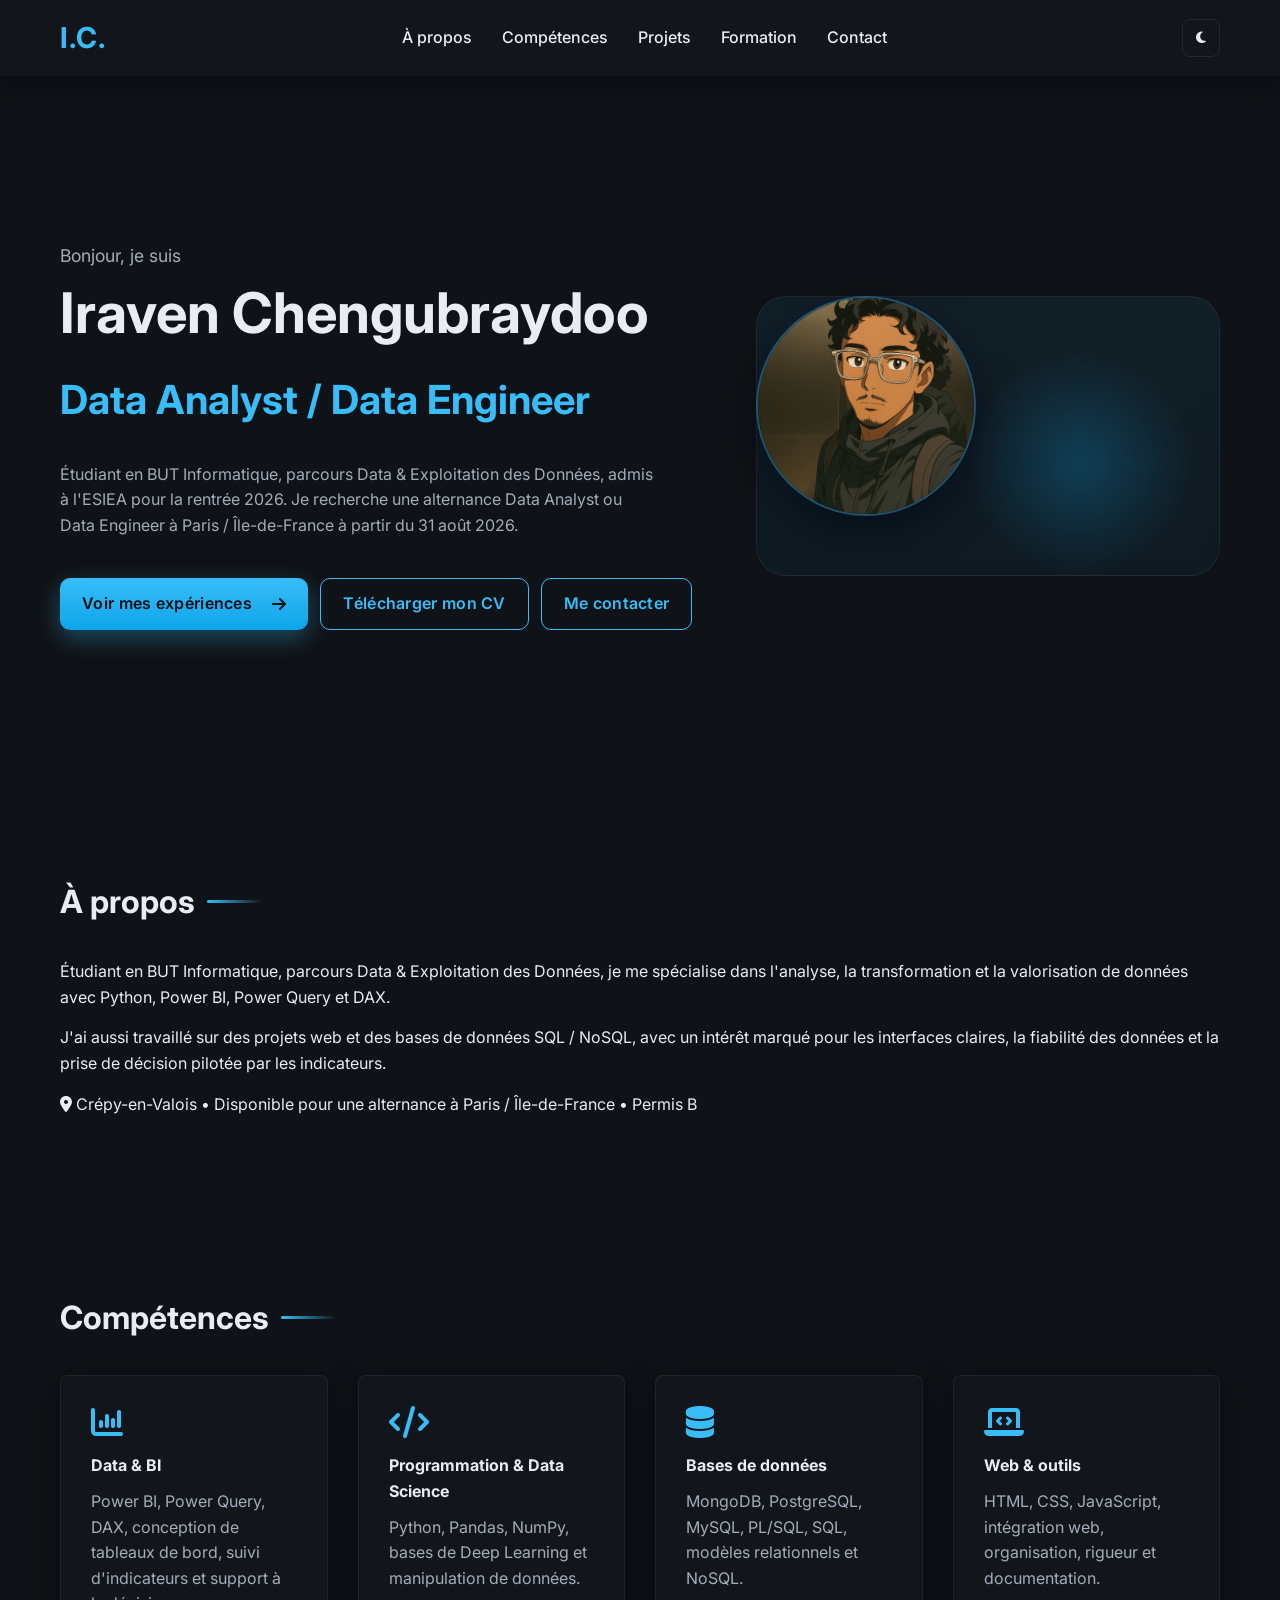
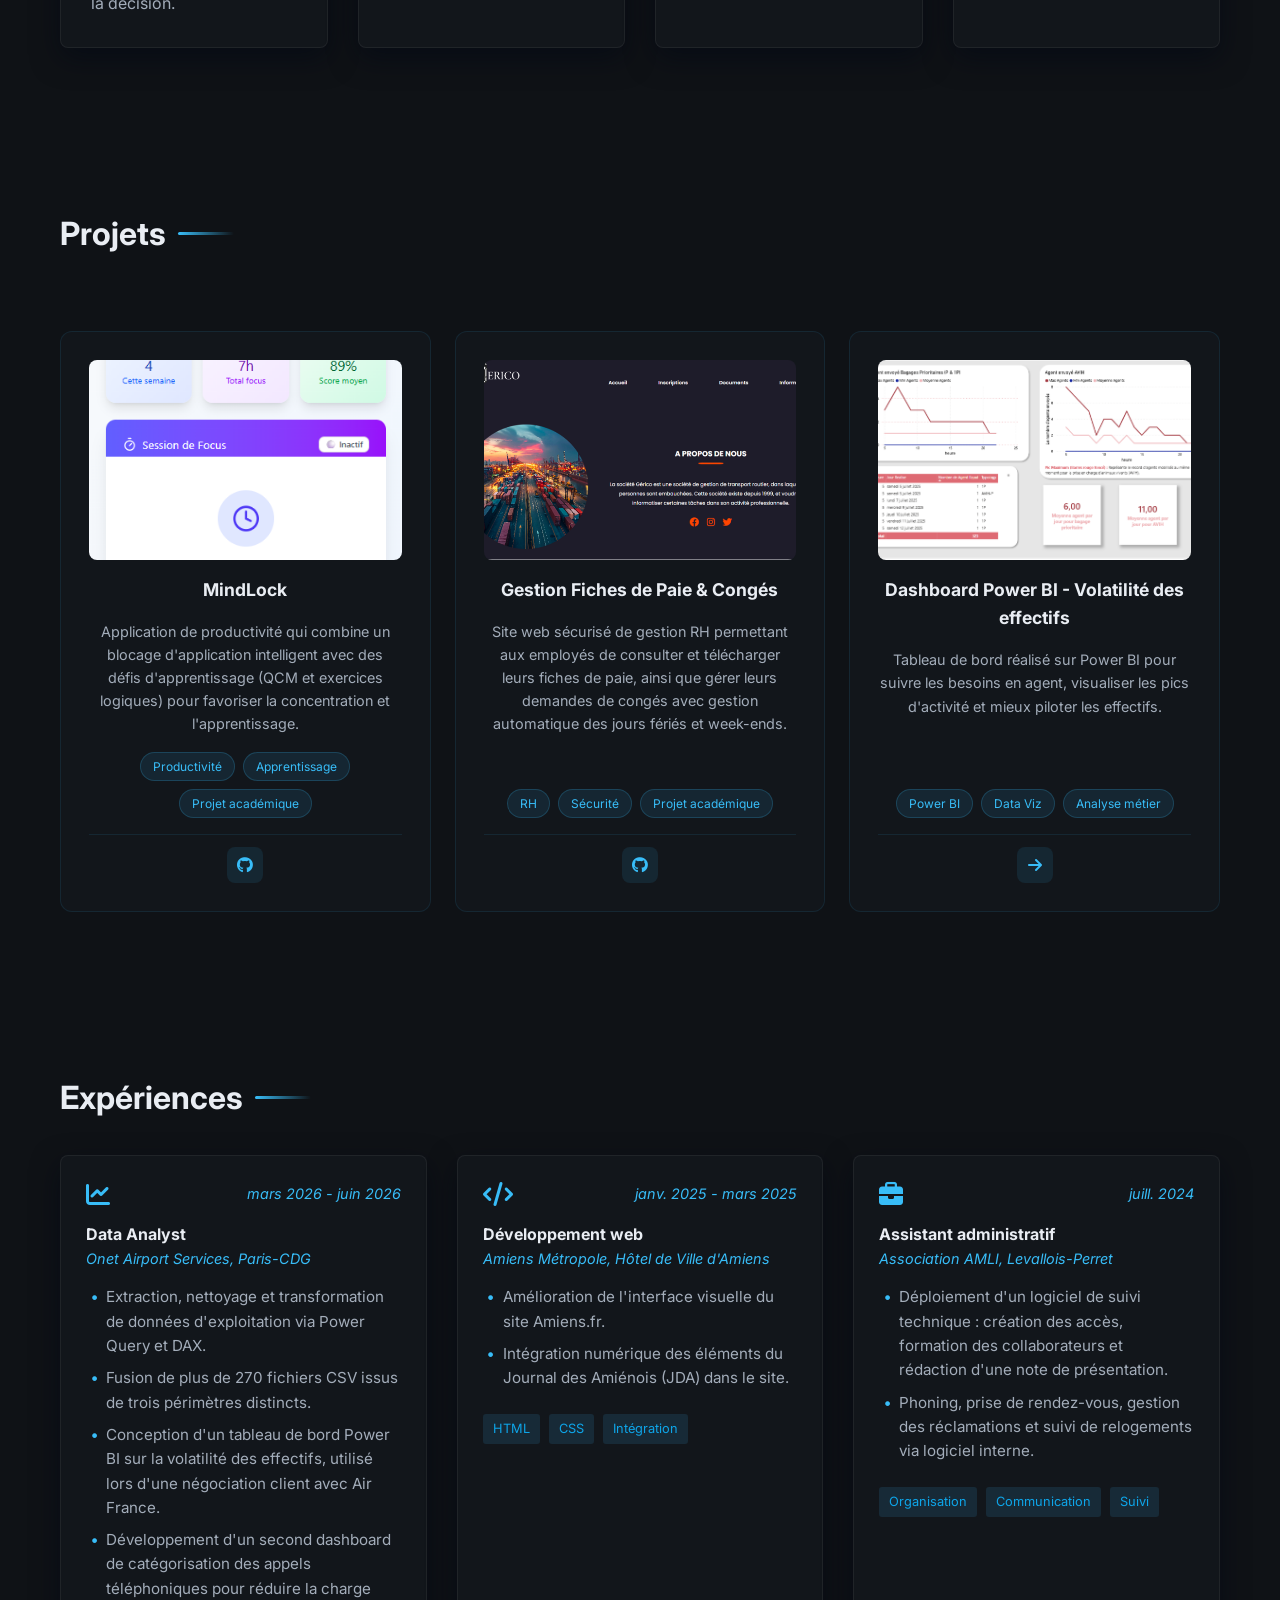
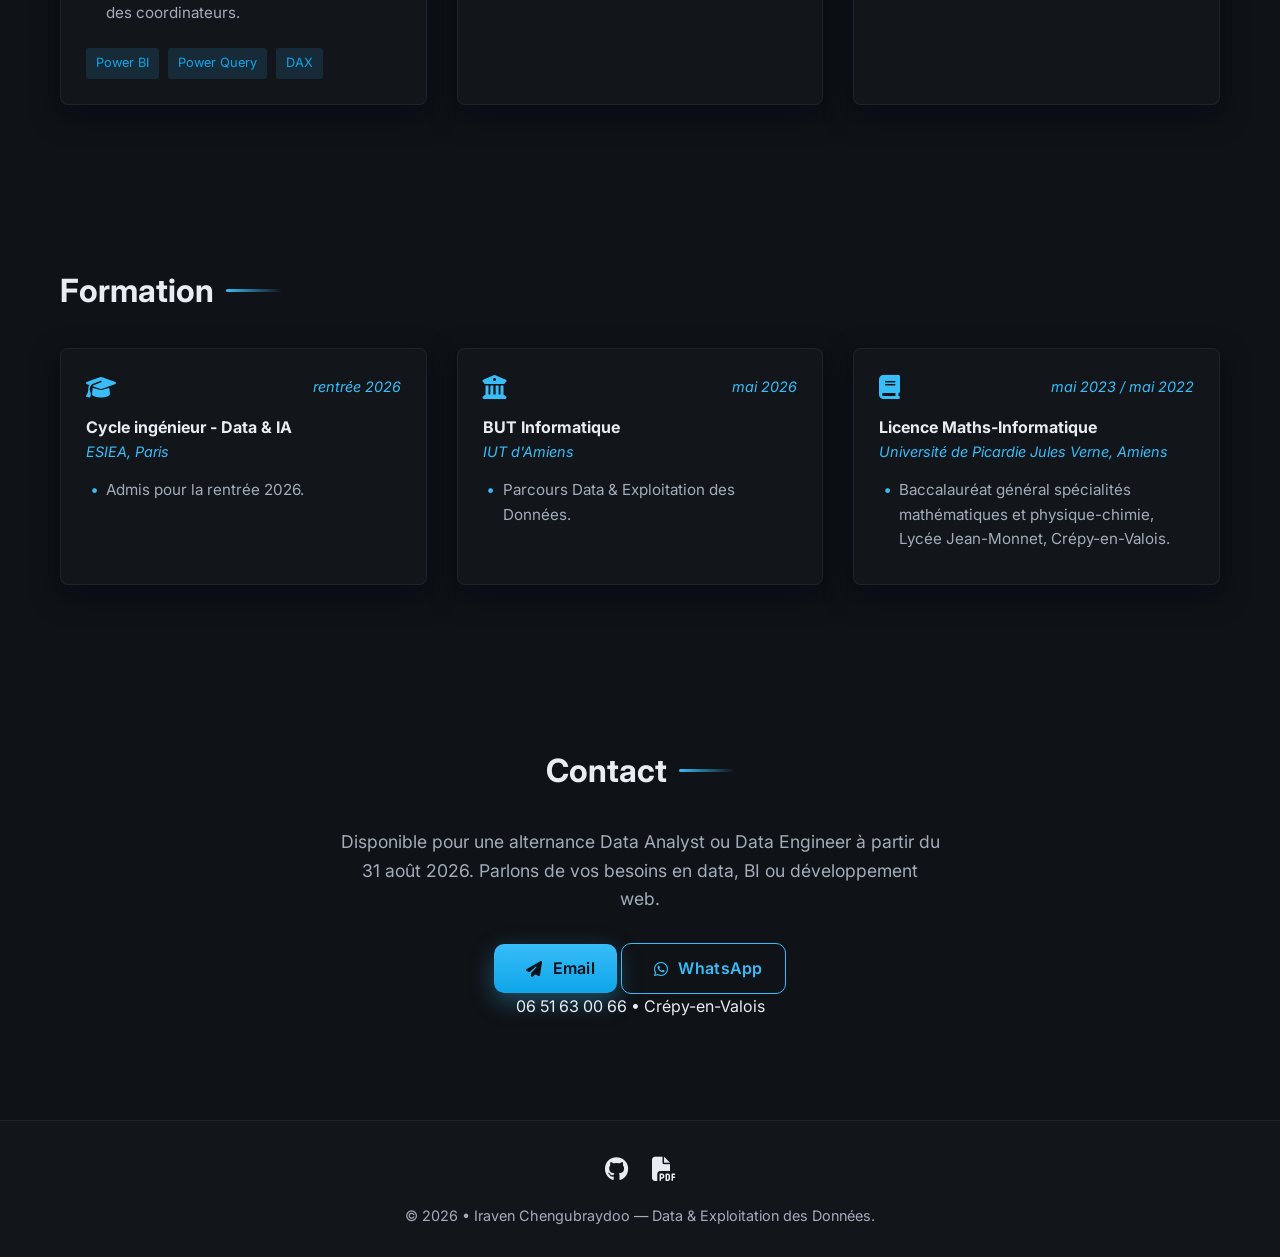
<file: index.html>
<!DOCTYPE html>
<html lang="fr">
<head>
    <meta charset="UTF-8">
    <meta name="viewport" content="width=device-width, initial-scale=1.0">
    <title>Portfolio • Iraven Chengubraydoo</title>
    <link rel="stylesheet" href="style.css">
    <link rel="preconnect" href="https://fonts.googleapis.com">
    <link rel="preconnect" href="https://fonts.gstatic.com" crossorigin>
    <link href="https://fonts.googleapis.com/css2?family=Inter:wght@400;500;600;700&display=swap" rel="stylesheet">
    <link rel="stylesheet" href="https://cdnjs.cloudflare.com/ajax/libs/font-awesome/6.5.0/css/all.min.css">
</head>
<body>
    <header>
        <div class="container">
            <nav>
                <a href="#hero" class="logo" aria-label="Vers l'accueil">I.C.</a>
                <ul class="nav-links">
                    <li><a href="#about">À propos</a></li>
                    <li><a href="#skills">Compétences</a></li>
                    <li><a href="#projects-section">Projets</a></li>
                    <li><a href="#education">Formation</a></li>
                    <li><a href="#contact">Contact</a></li>
                </ul>
                <button class="theme-toggle" aria-label="Basculer le thème"><i class="fas fa-moon"></i></button>
            </nav>
        </div>
    </header>

    <main>
        <section id="hero" class="container hero">
            <div class="hero-content">
                <p class="greeting">Bonjour, je suis</p>
                <h1>Iraven Chengubraydoo</h1>
                <h2>Data Analyst / Data Engineer</h2>
                <p class="tagline">
                    Étudiant en BUT Informatique, parcours Data & Exploitation des Données, admis à l'ESIEA pour la rentrée 2026. Je recherche une alternance Data Analyst ou Data Engineer à Paris / Île-de-France à partir du 31 août 2026.
                </p>
                <div class="hero-actions">
                    <a href="#projects" class="cta-button">Voir mes expériences <i class="fas fa-arrow-right"></i></a>
                    <a href="file/iraven%20(9).pdf" class="cta-button ghost" download="Iraven_Chengubraydoo_CV.pdf">Télécharger mon CV</a>
                    <a href="#contact" class="cta-button ghost">Me contacter</a>
                </div>
            </div>
            <div class="hero-visual">
                <img class="avatar" src="avatar.png" alt="Photo d'Iraven Chengubraydoo">
                <div class="blob" aria-hidden="true"></div>
            </div>
        </section>

        <section id="about" class="container section">
            <h3>À propos</h3>
            <div class="about-grid">
                <p>
                    Étudiant en BUT Informatique, parcours Data & Exploitation des Données, je me spécialise dans l'analyse, la transformation et la valorisation de données avec Python, Power BI, Power Query et DAX.
                </p>
                <p>
                    J'ai aussi travaillé sur des projets web et des bases de données SQL / NoSQL, avec un intérêt marqué pour les interfaces claires, la fiabilité des données et la prise de décision pilotée par les indicateurs.
                </p>
                <p class="langues"><i class="fas fa-location-dot"></i> Crépy-en-Valois • Disponible pour une alternance à Paris / Île-de-France • Permis B</p>
            </div>
        </section>

        <section id="skills" class="container section">
            <h3>Compétences</h3>
            <div class="skills-grid">
                <div class="skill-card">
                    <i class="fas fa-chart-column"></i>
                    <h4>Data & BI</h4>
                    <p>Power BI, Power Query, DAX, conception de tableaux de bord, suivi d'indicateurs et support à la décision.</p>
                </div>
                <div class="skill-card">
                    <i class="fas fa-code"></i>
                    <h4>Programmation & Data Science</h4>
                    <p>Python, Pandas, NumPy, bases de Deep Learning et manipulation de données.</p>
                </div>
                <div class="skill-card">
                    <i class="fas fa-database"></i>
                    <h4>Bases de données</h4>
                    <p>MongoDB, PostgreSQL, MySQL, PL/SQL, SQL, modèles relationnels et NoSQL.</p>
                </div>
                <div class="skill-card">
                    <i class="fas fa-laptop-code"></i>
                    <h4>Web & outils</h4>
                    <p>HTML, CSS, JavaScript, intégration web, organisation, rigueur et documentation.</p>
                </div>
            </div>
        </section>

        <section id="projects-section" class="container section">
            <h3>Projets</h3>
            <div class="projects-showcase">
                <div class="project-showcase-card">
                    <div class="project-showcase-image">
                        <img src="mindlock.png" alt="MindLock application">
                    </div>
                    <h4>MindLock</h4>
                    <p>Application de productivité qui combine un blocage d'application intelligent avec des défis d'apprentissage (QCM et exercices logiques) pour favoriser la concentration et l'apprentissage.</p>
                    <div class="project-showcase-tags">
                        <span>Productivité</span>
                        <span>Apprentissage</span>
                        <span>Projet académique</span>
                    </div>
                    <div class="project-showcase-links">
                        <a href="https://github.com/iraven93420/mindLock.git" aria-label="Code source"><i class="fab fa-github"></i></a>
                    </div>
                </div>

                <div class="project-showcase-card">
                    <div class="project-showcase-image">
                        <img src="site.png" alt="Gestion Fiches de Paie & Congés">
                    </div>
                    <h4>Gestion Fiches de Paie & Congés</h4>
                    <p>Site web sécurisé de gestion RH permettant aux employés de consulter et télécharger leurs fiches de paie, ainsi que gérer leurs demandes de congés avec gestion automatique des jours fériés et week-ends.</p>
                    <div class="project-showcase-tags">
                        <span>RH</span>
                        <span>Sécurité</span>
                        <span>Projet académique</span>
                    </div>
                    <div class="project-showcase-links">
                        <a href="https://github.com/J2S80000/SAE-GERICO" aria-label="Code source"><i class="fab fa-github"></i></a>
                    </div>
                </div>

                <div class="project-showcase-card">
                    <div class="project-showcase-image">
                        <img src="images/Capture d'écran 2026-07-08 115842.png" alt="Dashboard Power BI sur la volatilité des effectifs">
                    </div>
                    <h4>Dashboard Power BI - Volatilité des effectifs</h4>
                    <p>Tableau de bord réalisé sur Power BI pour suivre les besoins en agent, visualiser les pics d'activité et mieux piloter les effectifs.</p>
                    <div class="project-showcase-tags">
                        <span>Power BI</span>
                        <span>Data Viz</span>
                        <span>Analyse métier</span>
                    </div>
                    <div class="project-showcase-links">
                        <a href="projects.html" aria-label="Voir le projet dans la page projets"><i class="fas fa-arrow-right"></i></a>
                    </div>
                </div>
            </div>
        </section>

        <section id="projects" class="container section">
            <h3>Expériences</h3>
            <div class="projects-grid">
                <div class="project-card">
                    <div class="project-header">
                        <i class="fas fa-chart-line"></i>
                        <div class="project-links">
                            <span class="experience-meta">mars 2026 - juin 2026</span>
                        </div>
                    </div>
                    <h4>Data Analyst</h4>
                    <p class="experience-meta">Onet Airport Services, Paris-CDG</p>
                    <ul>
                        <li>Extraction, nettoyage et transformation de données d'exploitation via Power Query et DAX.</li>
                        <li>Fusion de plus de 270 fichiers CSV issus de trois périmètres distincts.</li>
                        <li>Conception d'un tableau de bord Power BI sur la volatilité des effectifs, utilisé lors d'une négociation client avec Air France.</li>
                        <li>Développement d'un second dashboard de catégorisation des appels téléphoniques pour réduire la charge des coordinateurs.</li>
                    </ul>
                    <div class="project-techs">
                        <span>Power BI</span> <span>Power Query</span> <span>DAX</span>
                    </div>
                </div>

                <div class="project-card">
                    <div class="project-header">
                        <i class="fas fa-code"></i>
                        <div class="project-links">
                            <span class="experience-meta">janv. 2025 - mars 2025</span>
                        </div>
                    </div>
                    <h4>Développement web</h4>
                    <p class="experience-meta">Amiens Métropole, Hôtel de Ville d'Amiens</p>
                    <ul>
                        <li>Amélioration de l'interface visuelle du site Amiens.fr.</li>
                        <li>Intégration numérique des éléments du Journal des Amiénois (JDA) dans le site.</li>
                    </ul>
                    <div class="project-techs">
                        <span>HTML</span> <span>CSS</span> <span>Intégration</span>
                    </div>
                </div>

                <div class="project-card">
                    <div class="project-header">
                        <i class="fas fa-briefcase"></i>
                        <div class="project-links">
                            <span class="experience-meta">juill. 2024</span>
                        </div>
                    </div>
                    <h4>Assistant administratif</h4>
                    <p class="experience-meta">Association AMLI, Levallois-Perret</p>
                    <ul>
                        <li>Déploiement d'un logiciel de suivi technique : création des accès, formation des collaborateurs et rédaction d'une note de présentation.</li>
                        <li>Phoning, prise de rendez-vous, gestion des réclamations et suivi de relogements via logiciel interne.</li>
                    </ul>
                    <div class="project-techs">
                        <span>Organisation</span> <span>Communication</span> <span>Suivi</span>
                    </div>
                </div>
            </div>
        </section>

        <section id="education" class="container section">
            <h3>Formation</h3>
            <div class="projects-grid">
                <div class="project-card">
                    <div class="project-header">
                        <i class="fas fa-graduation-cap"></i>
                        <div class="project-links">
                            <span class="experience-meta">rentrée 2026</span>
                        </div>
                    </div>
                    <h4>Cycle ingénieur - Data & IA</h4>
                    <p class="experience-meta">ESIEA, Paris</p>
                    <ul>
                        <li>Admis pour la rentrée 2026.</li>
                    </ul>
                </div>

                <div class="project-card">
                    <div class="project-header">
                        <i class="fas fa-university"></i>
                        <div class="project-links">
                            <span class="experience-meta">mai 2026</span>
                        </div>
                    </div>
                    <h4>BUT Informatique</h4>
                    <p class="experience-meta">IUT d'Amiens</p>
                    <ul>
                        <li>Parcours Data & Exploitation des Données.</li>
                    </ul>
                </div>

                <div class="project-card">
                    <div class="project-header">
                        <i class="fas fa-book"></i>
                        <div class="project-links">
                            <span class="experience-meta">mai 2023 / mai 2022</span>
                        </div>
                    </div>
                    <h4>Licence Maths-Informatique</h4>
                    <p class="experience-meta">Université de Picardie Jules Verne, Amiens</p>
                    <ul>
                        <li>Baccalauréat général spécialités mathématiques et physique-chimie, Lycée Jean-Monnet, Crépy-en-Valois.</li>
                    </ul>
                </div>
            </div>
        </section>

        <section id="contact" class="container section">
            <h3>Contact</h3>
            <p class="contact-pitch">
                Disponible pour une alternance Data Analyst ou Data Engineer à partir du 31 août 2026. Parlons de vos besoins en data, BI ou développement web.
            </p>
            <div class="contact-actions">
                <a href="mailto:iravencheng04@gmail.com" class="cta-button"><i class="fas fa-paper-plane"></i> Email</a>
                <a href="https://wa.me/33651630066" class="cta-button ghost"><i class="fab fa-whatsapp"></i> WhatsApp</a>
            </div>
            <p class="contact-info">06 51 63 00 66 • Crépy-en-Valois</p>
        </section>
    </main>

    <footer>
        <div class="container">
            <div class="social-footer">
                <a href="https://github.com/iraven93420" aria-label="GitHub" target="_blank" rel="noopener"><i class="fab fa-github"></i></a>
                <a href="file/iraven%20(9).pdf" aria-label="Télécharger le CV" download="Iraven_Chengubraydoo_CV.pdf"><i class="fas fa-file-pdf"></i></a>
            </div>
            <p>&copy; 2026 • Iraven Chengubraydoo — Data & Exploitation des Données.</p>
        </div>
    </footer>

    <script src="script.js"></script>
</body>
</html>
</file>
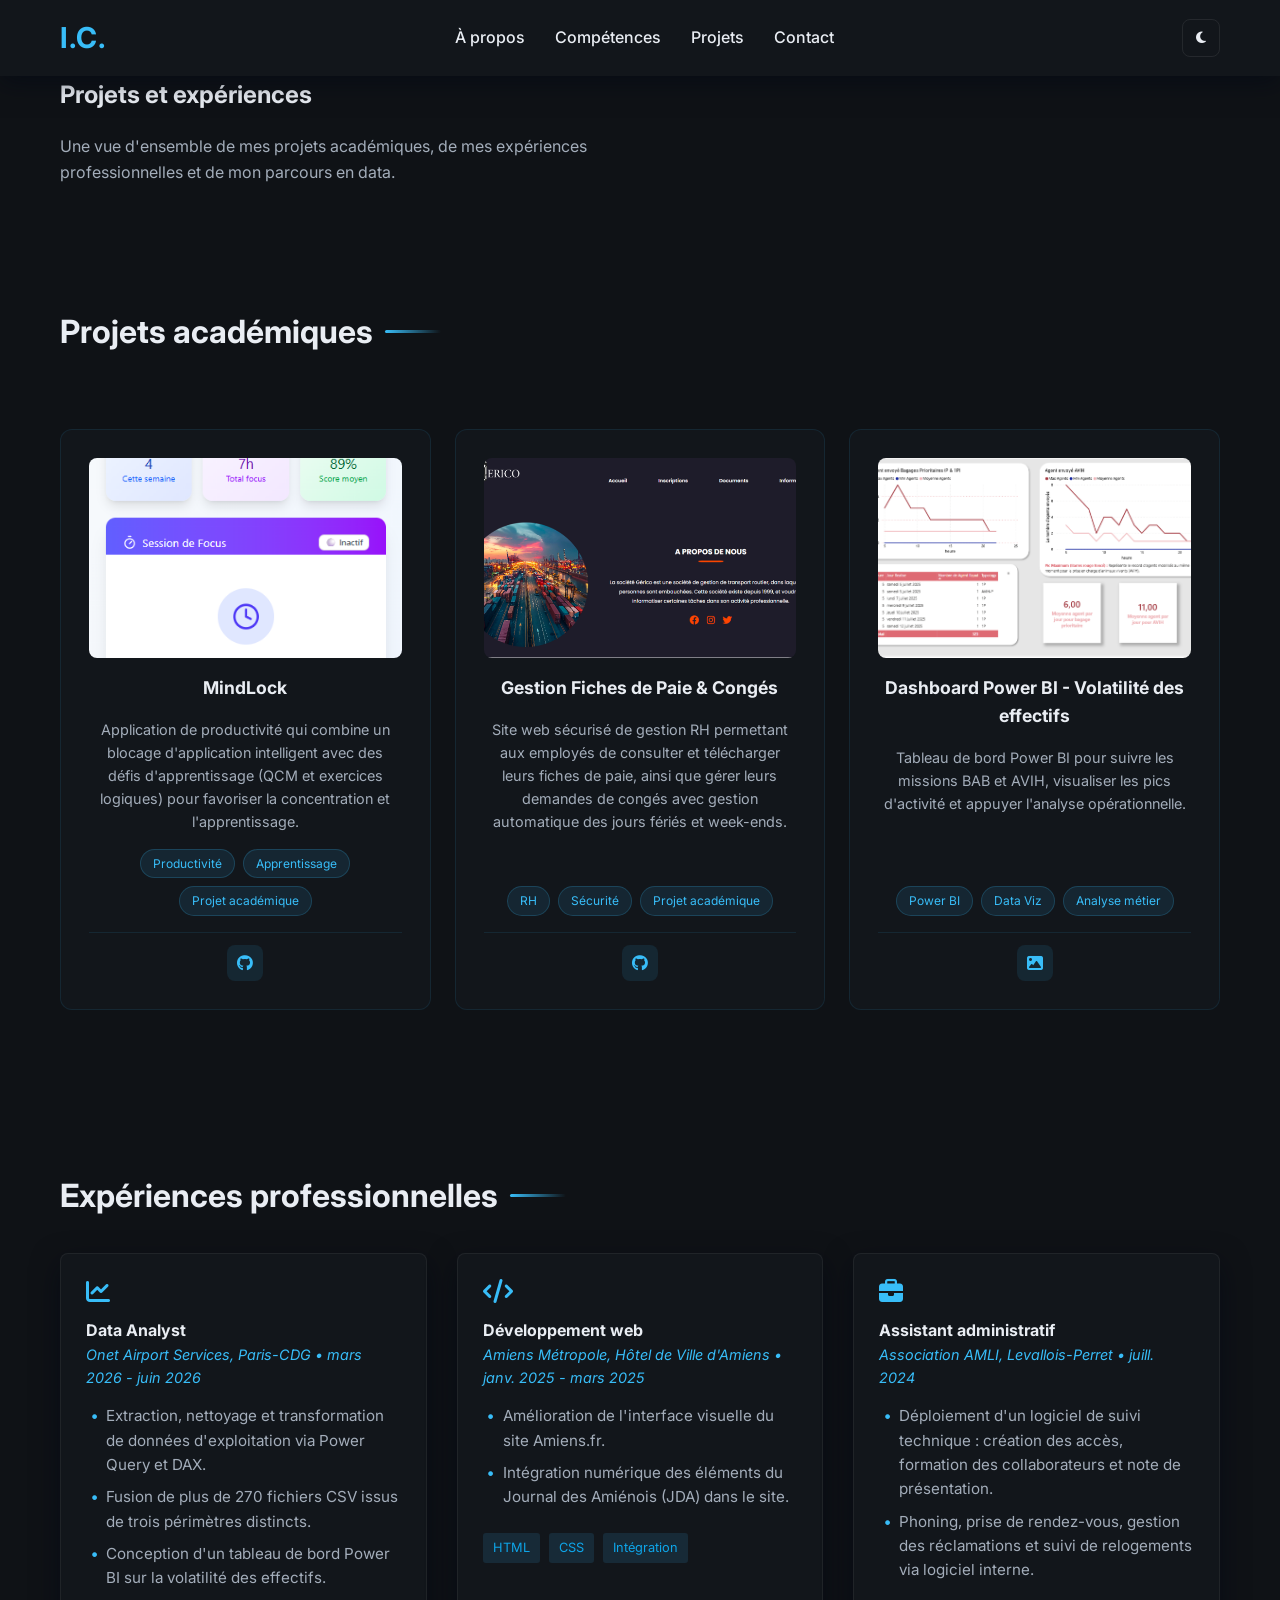
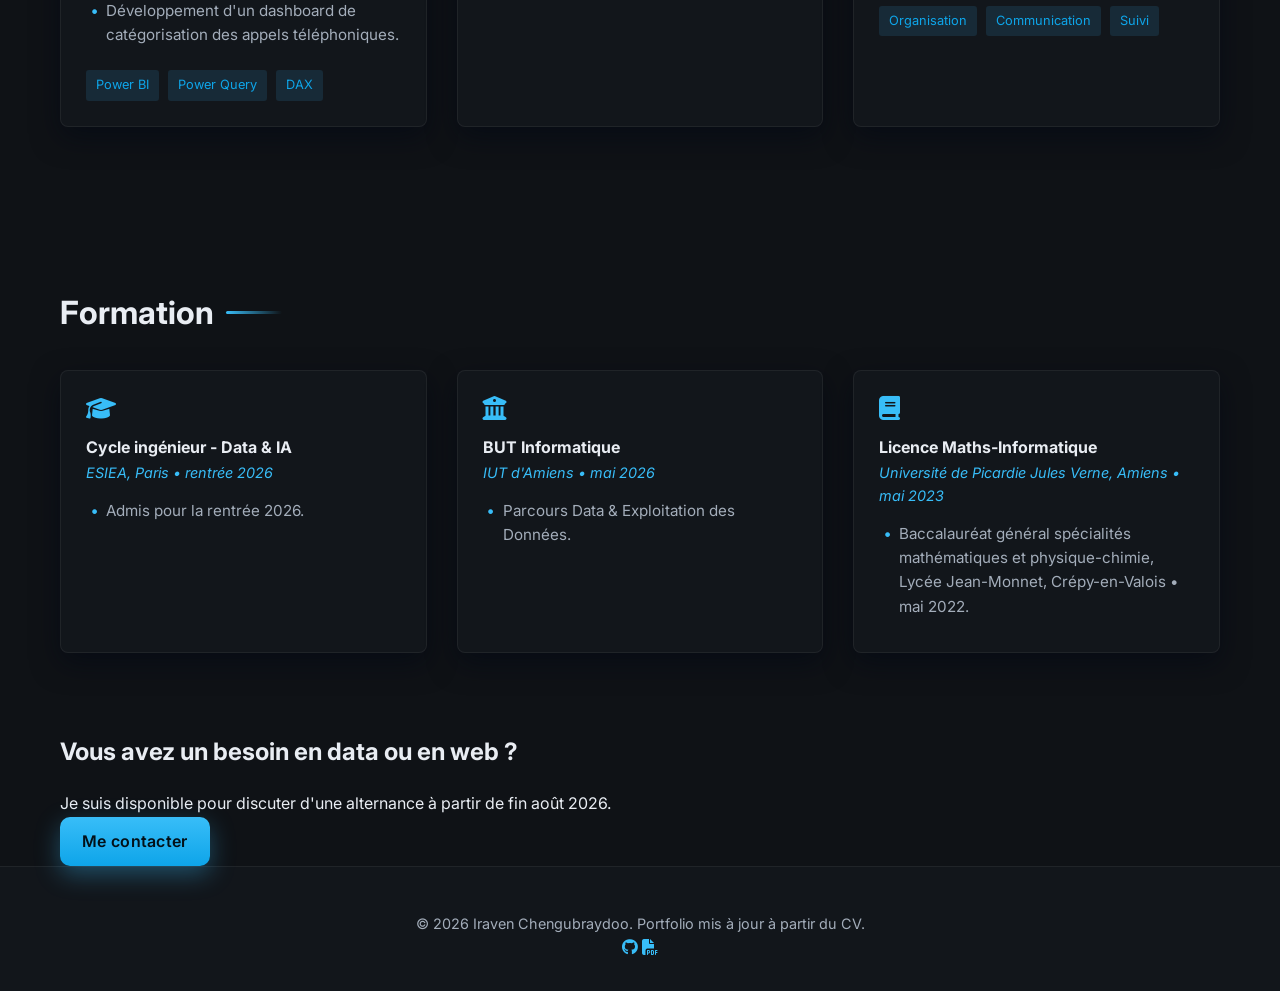
<file: projects.html>
<!DOCTYPE html>
<html lang="fr">
<head>
    <meta charset="UTF-8">
    <meta name="viewport" content="width=device-width, initial-scale=1.0">
    <title>Projets • Portfolio Iraven Chengubraydoo</title>
    <link rel="stylesheet" href="style.css">
    <link rel="preconnect" href="https://fonts.googleapis.com">
    <link rel="preconnect" href="https://fonts.gstatic.com" crossorigin>
    <link href="https://fonts.googleapis.com/css2?family=Inter:wght@400;500;600;700&display=swap" rel="stylesheet">
    <link rel="stylesheet" href="https://cdnjs.cloudflare.com/ajax/libs/font-awesome/6.5.0/css/all.min.css">
</head>
<body>
    <header>
        <div class="container">
            <nav>
                <a href="index.html" class="logo" aria-label="Vers l'accueil">I.C.</a>
                <ul class="nav-links">
                    <li><a href="index.html#about">À propos</a></li>
                    <li><a href="index.html#skills">Compétences</a></li>
                    <li><a href="projects.html" class="active">Projets</a></li>
                    <li><a href="index.html#contact">Contact</a></li>
                </ul>
                <button class="theme-toggle" aria-label="Basculer le thème"><i class="fas fa-moon"></i></button>
            </nav>
        </div>
    </header>

    <main>
        <section class="container hero-projects">
            <div class="hero-content">
                <h1>Projets et expériences</h1>
                <p class="tagline">
                    Une vue d'ensemble de mes projets académiques, de mes expériences professionnelles et de mon parcours en data.
                </p>
            </div>
        </section>

        <section class="container section">
            <h3>Projets académiques</h3>
            <div class="projects-showcase">
                <div class="project-showcase-card">
                    <div class="project-showcase-image">
                        <img src="mindlock.png" alt="MindLock application">
                    </div>
                    <h4>MindLock</h4>
                    <p>Application de productivité qui combine un blocage d'application intelligent avec des défis d'apprentissage (QCM et exercices logiques) pour favoriser la concentration et l'apprentissage.</p>
                    <div class="project-showcase-tags">
                        <span>Productivité</span>
                        <span>Apprentissage</span>
                        <span>Projet académique</span>
                    </div>
                    <div class="project-showcase-links">
                        <a href="https://github.com/iraven93420/mindLock.git" aria-label="Code source sur GitHub"><i class="fab fa-github"></i></a>
                    </div>
                </div>

                <div class="project-showcase-card">
                    <div class="project-showcase-image">
                        <img src="site.png" alt="Gestion Fiches de Paie & Congés">
                    </div>
                    <h4>Gestion Fiches de Paie & Congés</h4>
                    <p>Site web sécurisé de gestion RH permettant aux employés de consulter et télécharger leurs fiches de paie, ainsi que gérer leurs demandes de congés avec gestion automatique des jours fériés et week-ends.</p>
                    <div class="project-showcase-tags">
                        <span>RH</span>
                        <span>Sécurité</span>
                        <span>Projet académique</span>
                    </div>
                    <div class="project-showcase-links">
                        <a href="https://github.com/J2S80000/SAE-GERICO" aria-label="Code source sur GitHub"><i class="fab fa-github"></i></a>
                    </div>
                </div>

                <div class="project-showcase-card">
                    <div class="project-showcase-image">
                        <img src="images/Capture d'écran 2026-07-08 115842.png" alt="Dashboard Power BI sur la volatilité des effectifs BAB">
                    </div>
                    <h4>Dashboard Power BI - Volatilité des effectifs</h4>
                    <p>Tableau de bord Power BI pour suivre les missions BAB et AVIH, visualiser les pics d'activité et appuyer l'analyse opérationnelle.</p>
                    <div class="project-showcase-tags">
                        <span>Power BI</span>
                        <span>Data Viz</span>
                        <span>Analyse métier</span>
                    </div>
                    <div class="project-showcase-links">
                        <a href="images/Capture d'écran 2026-07-08 115842.png" aria-label="Voir l'image du dashboard" target="_blank" rel="noopener"><i class="fas fa-image"></i></a>
                    </div>
                </div>
            </div>
        </section>

        <section class="container section">
            <h3>Expériences professionnelles</h3>
            <div class="projects-grid">
                <div class="project-card">
                    <div class="project-header">
                        <i class="fas fa-chart-line"></i>
                    </div>
                    <h4>Data Analyst</h4>
                    <p class="experience-meta">Onet Airport Services, Paris-CDG • mars 2026 - juin 2026</p>
                    <ul>
                        <li>Extraction, nettoyage et transformation de données d'exploitation via Power Query et DAX.</li>
                        <li>Fusion de plus de 270 fichiers CSV issus de trois périmètres distincts.</li>
                        <li>Conception d'un tableau de bord Power BI sur la volatilité des effectifs.</li>
                        <li>Développement d'un dashboard de catégorisation des appels téléphoniques.</li>
                    </ul>
                    <div class="project-techs">
                        <span>Power BI</span> <span>Power Query</span> <span>DAX</span>
                    </div>
                </div>

                <div class="project-card">
                    <div class="project-header">
                        <i class="fas fa-code"></i>
                    </div>
                    <h4>Développement web</h4>
                    <p class="experience-meta">Amiens Métropole, Hôtel de Ville d'Amiens • janv. 2025 - mars 2025</p>
                    <ul>
                        <li>Amélioration de l'interface visuelle du site Amiens.fr.</li>
                        <li>Intégration numérique des éléments du Journal des Amiénois (JDA) dans le site.</li>
                    </ul>
                    <div class="project-techs">
                        <span>HTML</span> <span>CSS</span> <span>Intégration</span>
                    </div>
                </div>

                <div class="project-card">
                    <div class="project-header">
                        <i class="fas fa-briefcase"></i>
                    </div>
                    <h4>Assistant administratif</h4>
                    <p class="experience-meta">Association AMLI, Levallois-Perret • juill. 2024</p>
                    <ul>
                        <li>Déploiement d'un logiciel de suivi technique : création des accès, formation des collaborateurs et note de présentation.</li>
                        <li>Phoning, prise de rendez-vous, gestion des réclamations et suivi de relogements via logiciel interne.</li>
                    </ul>
                    <div class="project-techs">
                        <span>Organisation</span> <span>Communication</span> <span>Suivi</span>
                    </div>
                </div>
            </div>
        </section>

        <section class="container section">
            <h3>Formation</h3>
            <div class="projects-grid">
                <div class="project-card">
                    <div class="project-header">
                        <i class="fas fa-graduation-cap"></i>
                    </div>
                    <h4>Cycle ingénieur - Data & IA</h4>
                    <p class="experience-meta">ESIEA, Paris • rentrée 2026</p>
                    <ul>
                        <li>Admis pour la rentrée 2026.</li>
                    </ul>
                </div>

                <div class="project-card">
                    <div class="project-header">
                        <i class="fas fa-university"></i>
                    </div>
                    <h4>BUT Informatique</h4>
                    <p class="experience-meta">IUT d'Amiens • mai 2026</p>
                    <ul>
                        <li>Parcours Data & Exploitation des Données.</li>
                    </ul>
                </div>

                <div class="project-card">
                    <div class="project-header">
                        <i class="fas fa-book"></i>
                    </div>
                    <h4>Licence Maths-Informatique</h4>
                    <p class="experience-meta">Université de Picardie Jules Verne, Amiens • mai 2023</p>
                    <ul>
                        <li>Baccalauréat général spécialités mathématiques et physique-chimie, Lycée Jean-Monnet, Crépy-en-Valois • mai 2022.</li>
                    </ul>
                </div>
            </div>
        </section>

        <!-- Call to Action -->
        <section class="container cta-section">
            <h2>Vous avez un besoin en data ou en web ?</h2>
            <p>Je suis disponible pour discuter d'une alternance à partir de fin août 2026.</p>
            <a href="index.html#contact" class="cta-button">Me contacter</a>
        </section>
    </main>

    <footer>
        <div class="container">
            <p>&copy; 2026 Iraven Chengubraydoo. Portfolio mis à jour à partir du CV.</p>
            <div class="footer-links">
                <a href="https://github.com/iraven93420" aria-label="GitHub"><i class="fab fa-github"></i></a>
                <a href="file/iraven%20(9).pdf" aria-label="Télécharger le CV" download="Iraven_Chengubraydoo_CV.pdf"><i class="fas fa-file-pdf"></i></a>
            </div>
        </div>
    </footer>

    <script src="script.js"></script>
</body>
</html>
</file>
<file: style.css>
/* --- Design System --- */
:root {
    --background: #0f1216;
    --surface: #12161b;
    --text-primary: #e9edf3;
    --text-secondary: #a3adba;
    --accent: #38bdf8; /* Sky-400 */
    --accent-strong: #0ea5e9; /* Sky-500 */
    --ring: rgba(56, 189, 248, 0.35);
    --shadow: rgba(2, 8, 20, 0.55);
}

/* Light theme */
:root.light {
    --background: #ffffff;
    --surface: #f5f7fb;
    --text-primary: #111827;
    --text-secondary: #4b5563;
    --accent: #0ea5e9;
    --accent-strong: #0284c7;
    --ring: rgba(14, 165, 233, 0.25);
    --shadow: rgba(17, 24, 39, 0.12);
}

* {
    margin: 0;
    padding: 0;
    box-sizing: border-box;
}

html {
    scroll-behavior: smooth;
}

body {
    font-family: 'Inter', system-ui, -apple-system, Segoe UI, Tahoma, Geneva, Verdana, sans-serif;
    background-color: var(--background);
    color: var(--text-primary);
    line-height: 1.6;
}

.container {
    max-width: 1200px;
    margin: 0 auto;
    padding: 0 20px;
}

.section {
    padding: 80px 20px;
}

h1, h2, h3 {
    color: var(--text-primary);
    margin-bottom: 20px;
}

h3 {
    font-size: 2rem;
    display: inline-flex;
    align-items: center;
    gap: 12px;
    margin-bottom: 32px;
}

h3::after {
    content: "";
    display: inline-block;
    width: 56px;
    height: 3px;
    border-radius: 999px;
    background: linear-gradient(90deg, var(--accent), transparent);
}

a {
    color: var(--accent);
    text-decoration: none;
    transition: color 0.3s;
}

a:hover {
    color: var(--text-primary);
}

/* --- Boutons (CTA) --- */
.cta-button {
    display: inline-flex;
    align-items: center;
    gap: 10px;
    padding: 12px 22px;
    background: linear-gradient(180deg, var(--accent), var(--accent-strong));
    color: #031018;
    border-radius: 10px;
    font-weight: 600;
    letter-spacing: 0.3px;
    box-shadow: 0 8px 24px var(--ring);
    transition: transform 0.15s ease, box-shadow 0.2s ease, filter 0.2s ease;
}

.cta-button:hover {
    transform: translateY(-2px);
    filter: brightness(1.05);
    box-shadow: 0 16px 32px var(--ring);
}

.cta-button i {
    margin-left: 10px;
}

.cta-button.ghost {
    background: transparent;
    color: var(--accent);
    border: 1px solid var(--accent);
    box-shadow: none;
}

.cta-button.ghost:hover {
    color: #031018;
    background: var(--accent);
}


/* --- Header & Navigation --- */
header {
    background-color: var(--surface);
    position: sticky;
    top: 0;
    z-index: 1000;
    box-shadow: 0 6px 24px var(--shadow);
}

nav {
    display: flex;
    justify-content: space-between;
    align-items: center;
    padding: 15px 0;
}

.logo {
    font-size: 1.8rem;
    font-weight: bold;
    color: var(--accent);
    letter-spacing: 0.6px;
}

.nav-links {
    list-style: none;
    display: flex;
}

.nav-links li a {
    color: var(--text-primary);
    padding: 10px 15px;
    font-weight: 500;
    border-bottom: 2px solid transparent;
}

.nav-links li a:hover {
    color: var(--accent);
    border-bottom: 2px solid var(--accent);
}

.theme-toggle {
    display: inline-flex;
    align-items: center;
    justify-content: center;
    width: 38px;
    height: 38px;
    border-radius: 8px;
    border: 1px solid rgba(255,255,255,0.08);
    color: var(--text-primary);
    background: transparent;
    cursor: pointer;
}

.theme-toggle:hover {
    border-color: var(--accent);
    color: var(--accent);
}

/* --- Section Héro --- */
.hero {
    min-height: 80vh;
    display: flex;
    align-items: center;
    justify-content: space-between;
}
.hero h1 {
    font-size: 3.5rem;
    line-height: 1.2;
}
.hero h2 {
    color: var(--accent);
    font-size: 2.5rem;
    margin-bottom: 30px;
}

.greeting {
    color: var(--text-secondary);
    font-size: 1.1rem;
    margin-bottom: 10px;
}

.tagline {
    max-width: 600px;
    color: var(--text-secondary);
    margin-bottom: 40px;
}

.hero-actions { display: flex; gap: 12px; }

.hero-visual { position: relative; width: 40%; min-height: 280px; }
.blob {
    position: absolute;
    inset: 0;
    border-radius: 30px;
    background: radial-gradient(120px 120px at 30% 30%, rgba(56,189,248,0.35), transparent 60%),
                radial-gradient(160px 160px at 70% 60%, rgba(14,165,233,0.25), transparent 70%),
                linear-gradient(180deg, rgba(56,189,248,0.08), rgba(14,165,233,0.06));
    backdrop-filter: blur(8px);
    border: 1px solid rgba(255,255,255,0.06);
}

.avatar {
    position: relative;
    z-index: 1;
    width: 220px;
    height: 220px;
    object-fit: cover;
    border-radius: 50%;
    box-shadow: 0 16px 40px var(--shadow);
    border: 2px solid rgba(56,189,248,0.35);
}
.avatar::after { /* ring glow on hover via container */ }

/* --- Section À Propos --- */
.about-grid p {
    margin-bottom: 15px;
}

/* --- Section Compétences --- */
.skills-grid {
    display: grid;
    grid-template-columns: repeat(auto-fit, minmax(250px, 1fr));
    gap: 30px;
}

.skill-card {
    background-color: var(--surface);
    padding: 30px;
    border-radius: 8px;
    box-shadow: 0 10px 28px var(--shadow);
    border: 1px solid rgba(255,255,255,0.06);
    transition: transform 0.25s ease, box-shadow 0.25s ease;
}

.skill-card:hover {
    transform: translateY(-4px);
    box-shadow: 0 18px 36px var(--shadow);
}

.skill-card i {
    font-size: 2rem;
    color: var(--accent);
    margin-bottom: 15px;
}

.skill-card h4 {
    margin-bottom: 10px;
}

.skill-card p {
    color: var(--text-secondary);
}

/* --- Section Projets --- */
.projects-grid {
    display: grid;
    grid-template-columns: repeat(auto-fit, minmax(300px, 1fr));
    gap: 30px;
}

.project-card {
    background-color: var(--surface);
    padding: 25px;
    border-radius: 8px;
    box-shadow: 0 10px 28px var(--shadow);
    border: 1px solid rgba(255,255,255,0.06);
    transition: background-color 0.25s, transform 0.25s, box-shadow 0.25s;
}

.project-card:hover {
    background-color: rgba(255,255,255,0.02);
    transform: translateY(-4px);
    box-shadow: 0 18px 36px var(--shadow);
}

.project-header {
    display: flex;
    justify-content: space-between;
    align-items: center;
    margin-bottom: 15px;
}

.project-header i {
    font-size: 1.5rem;
    color: var(--accent);
}

.project-techs span {
    display: inline-block;
    background-color: rgba(56,189,248,0.12);
    color: var(--accent-strong);
    font-size: 0.8rem;
    padding: 5px 10px;
    border-radius: 3px;
    margin-right: 5px;
    margin-top: 15px;
}

/* --- Section Contact --- */
#contact {
    text-align: center;
    padding-bottom: 100px;
}

.contact-pitch {
    max-width: 600px;
    margin: 0 auto 30px auto;
    color: var(--text-secondary);
    font-size: 1.1rem;
}

/* --- Footer --- */
footer {
    background-color: var(--surface);
    padding: 30px 0;
    text-align: center;
    border-top: 1px solid rgba(255,255,255,0.06);
}

.social-footer a {
    font-size: 1.5rem;
    margin: 0 10px;
    color: var(--text-primary);
}

.social-footer a:hover {
    color: var(--accent);
}

footer p {
    margin-top: 15px;
    font-size: 0.9rem;
    color: var(--text-secondary);
}

/* --- Reveal on Scroll --- */
.reveal { opacity: 0; transform: translateY(16px); transition: 600ms ease; }
.reveal.in { opacity: 1; transform: translateY(0); }

/* --- Media Queries (Réactivité) --- */

/* Pour les petits écrans (téléphones) */
@media (max-width: 768px) {
    .section {
        padding: 60px 16px;
    }
    
    h1 {
        font-size: 2rem !important;
    }
    
    h2 {
        font-size: 1.3rem !important;
    }
    
    h3 {
        font-size: 1.6rem;
    }
    
    .nav-links {
        display: none;
    }
    
    header nav {
        padding: 12px 0;
    }
    
    .hero {
        flex-direction: column;
        gap: 32px;
        padding: 60px 16px 40px;
        text-align: center;
    }
    
    .hero-content {
        align-items: center;
    }
    
    .hero-visual {
        width: 100%;
        min-height: 200px;
        display: flex;
        justify-content: center;
    }
    
    .avatar {
        width: 150px;
        height: 150px;
    }
    
    .hero-actions {
        flex-direction: column;
        width: 100%;
    }
    
    .cta-button {
        width: 100%;
        justify-content: center;
    }
    
    .about-grid {
        gap: 20px;
    }
    
    .skills-grid {
        grid-template-columns: 1fr;
        gap: 16px;
    }
    
    .projects-showcase {
        grid-template-columns: 1fr;
        gap: 20px;
    }
    
    .project-showcase-image {
        height: 180px;
    }
    
    .projects-grid {
        grid-template-columns: 1fr;
        gap: 20px;
    }
    
    .contact-actions {
        flex-direction: column;
        width: 100%;
    }
    
    .contact-actions .cta-button {
        width: 100%;
    }
    
    footer {
        padding: 32px 16px;
    }
}

/* ... (Tous les styles précédents) ... */

/* Styles spécifiques aux cartes d'expérience (dans la section #projects) */
.project-card ul {
    list-style: none;
    padding-left: 0;
}

.project-card ul li {
    margin-bottom: 8px;
    position: relative;
    padding-left: 20px;
    font-size: 0.95rem;
    color: var(--text-secondary);
}

.project-card ul li::before {
    content: "•"; /* Utilise un point ou une autre icône subtile */
    color: var(--accent);
    font-weight: bold;
    display: inline-block;
    width: 1em;
    margin-left: -1em;
}

.experience-meta {
    font-style: italic;
    color: var(--accent);
    margin-bottom: 15px;
    font-size: 0.9rem;
}

/* --- Section Projets Showcase --- */
.projects-showcase {
    display: grid;
    grid-template-columns: repeat(auto-fit, minmax(280px, 1fr));
    gap: 24px;
    margin-top: 40px;
}

.project-showcase-card {
    background: var(--surface);
    border: 1px solid rgba(56, 189, 248, 0.1);
    border-radius: 12px;
    padding: 28px;
    display: flex;
    flex-direction: column;
    gap: 16px;
    transition: all 0.3s ease;
    text-align: center;
}

.project-showcase-card:hover {
    border-color: var(--accent);
    box-shadow: 0 8px 24px var(--ring);
    transform: translateY(-4px);
}

.project-showcase-icon {
    font-size: 2.5rem;
    color: var(--accent);
    display: flex;
    justify-content: center;
}

.project-showcase-image {
    width: 100%;
    height: 200px;
    border-radius: 8px;
    overflow: hidden;
    background: linear-gradient(135deg, rgba(56, 189, 248, 0.1), rgba(56, 189, 248, 0.05));
    display: flex;
    align-items: center;
    justify-content: center;
}

.project-showcase-image img {
    width: 100%;
    height: 100%;
    object-fit: cover;
}

.project-showcase-card h4 {
    font-size: 1.1rem;
    color: var(--text-primary);
    margin: 0;
}

.project-showcase-card p {
    font-size: 0.9rem;
    color: var(--text-secondary);
    line-height: 1.6;
    flex-grow: 1;
}

.project-showcase-tags {
    display: flex;
    flex-wrap: wrap;
    gap: 8px;
    justify-content: center;
}

.project-showcase-tags span {
    font-size: 0.75rem;
    background: rgba(56, 189, 248, 0.1);
    color: var(--accent);
    padding: 4px 12px;
    border-radius: 20px;
    border: 1px solid rgba(56, 189, 248, 0.2);
}

.project-showcase-links {
    display: flex;
    gap: 12px;
    justify-content: center;
    padding-top: 12px;
    border-top: 1px solid rgba(56, 189, 248, 0.1);
}

.project-showcase-links a {
    width: 36px;
    height: 36px;
    display: flex;
    align-items: center;
    justify-content: center;
    border-radius: 8px;
    background: rgba(56, 189, 248, 0.1);
    color: var(--accent);
    transition: all 0.2s ease;
}

.project-showcase-links a:hover {
    background: var(--accent);
    color: #031018;
    transform: scale(1.1);
}
</file>
